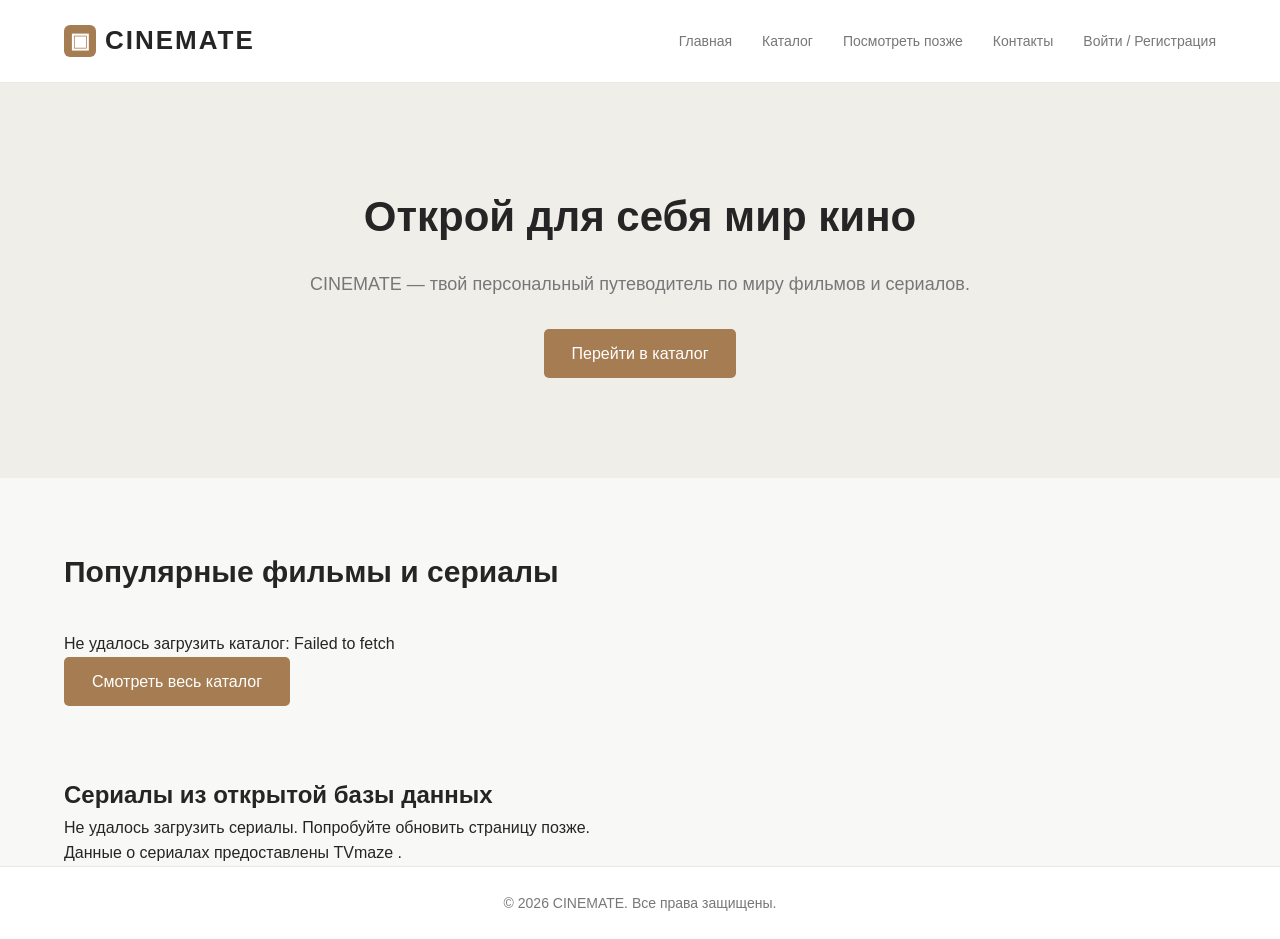
<file: index.html>
<!DOCTYPE html>
<html lang="ru">
<head>
    <meta charset="UTF-8">
    <meta name="viewport" content="width=device-width, initial-scale=1.0">

    <title>CINEMATE — мир кино</title>

    <link rel="stylesheet" href="css/style.css">
    <script src="js/backend.js" defer></script>
    <script src="js/home.js" defer></script>
    <script src="js/api.js" defer></script>
</head>

<body>

    <!-- Шапка сайта -->
    <header class="header">
        <div class="container">

           <a href="index.html" class="logo">
    <span class="logo-icon" aria-hidden="true">▣</span>
    <span>CINEMATE</span>
</a>

            <!-- Навигационное меню -->
            <nav class="navigation">
                <ul>
                    <li><a href="index.html">Главная</a></li>
                    <li><a href="catalog.html">Каталог</a></li>
                    <li><a href="watchlist.html">Посмотреть позже</a></li>
                    <li><a href="contacts.html">Контакты</a></li>
                    <li><a href="auth.html">Войти / Регистрация</a></li>
                </ul>
            </nav>

        </div>
    </header>

    <!-- Основное содержимое -->
    <main>

        <!-- Приветственный блок -->
        <section class="hero">
            <div class="container">
                <h1>Открой для себя мир кино</h1>

                <p>
                    CINEMATE — твой персональный путеводитель
                    по миру фильмов и сериалов.
                </p>

                <a href="catalog.html" class="button">
                    Перейти в каталог
                </a>
            </div>
        </section>

        
        <!-- Популярные фильмы из собственной базы данных -->
        <section class="popular">
            <div class="container">

                <h2>Популярные фильмы и сериалы</h2>

                <p id="home-catalog-message" role="status">
                    Загружаем каталог...
                </p>

                <div class="movie-list" id="home-movie-list">
                </div>

                <a href="catalog.html" class="button">
                    Смотреть весь каталог
                </a>

            </div>
        </section>

                            <!-- Динамическая подборка сериалов из TVmaze API -->
                        <section class="api-shows">
                            <div class="container">

                                <h2>Сериалы из открытой базы данных</h2>

                                <!-- Сообщение о загрузке -->
                                <p id="api-loading" role="status">
                                    Загружаем подборку сериалов...
                                </p>

                                <!-- Контейнер для карточек из API -->
                                <div
                                    class="movie-list"
                                    id="api-show-list"
                                    aria-live="polite"
                                    aria-busy="true"
                                >
                                </div>

                                <!-- Сообщение об ошибке -->
                                <p id="api-error" role="alert" hidden>
                                    Не удалось загрузить сериалы.
                                    Попробуйте обновить страницу позже.
                                </p>

                                <!-- Источник данных -->
                                <p class="api-credit">
                                    Данные о сериалах предоставлены
                                    <a href="https://www.tvmaze.com/"
                                    target="_blank"
                                    rel="noopener noreferrer">
                                        TVmaze
                                    </a>.
                                </p>

                            </div>
                        </section>

    </main>

    <!-- Подвал сайта -->
    <footer class="footer">
        <div class="container">
            <p>© 2026 CINEMATE. Все права защищены.</p>
        </div>
    </footer>

</body>
</html>
</file>
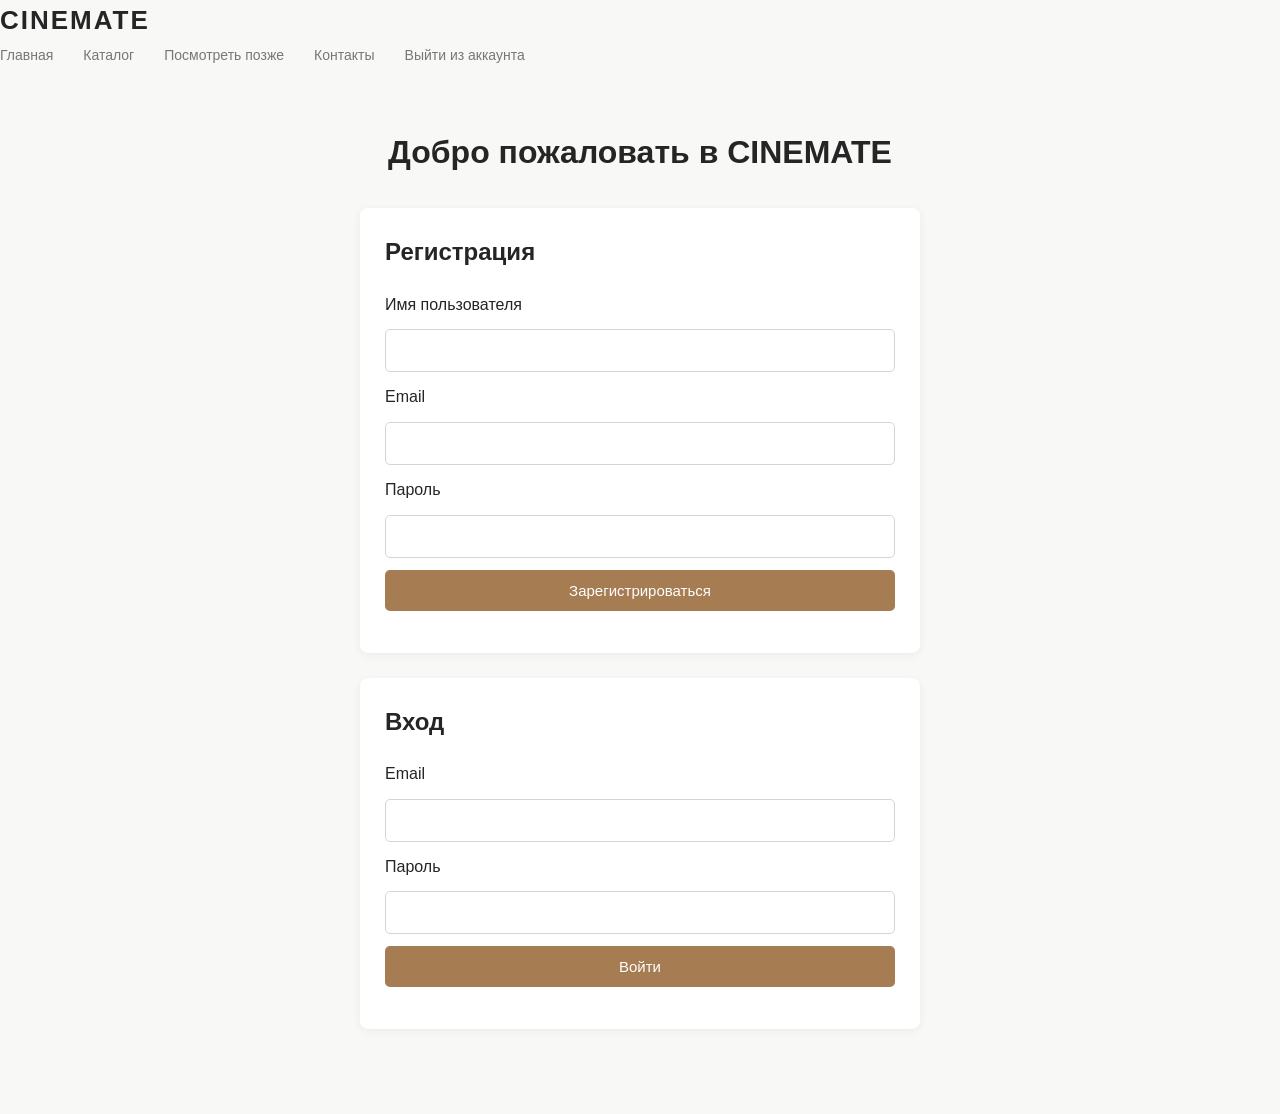
<file: auth.html>
<!DOCTYPE html>
<html lang="ru">
<head>
    <meta charset="UTF-8">
    <meta name="viewport" content="width=device-width, initial-scale=1.0">
    <title>Вход и регистрация — CINEMATE</title>
    <link rel="stylesheet" href="css/style.css">
    <script src="js/backend.js" defer></script>
    <script src="js/auth.js" defer></script>
</head>
<body>

    
<header>
    <a href="index.html" class="logo">CINEMATE</a>

    <nav class="navigation">
        <ul>
            <li><a href="index.html">Главная</a></li>
            <li><a href="catalog.html">Каталог</a></li>
            <li><a href="watchlist.html">Посмотреть позже</a></li>
            <li><a href="contacts.html">Контакты</a></li>
            <li><a href="#" id="logout-link">Выйти из аккаунта</a></li>
        </ul>
    </nav>
</header>


    <main class="auth-container">
        <h1>Добро пожаловать в CINEMATE</h1>

        <section class="auth-section">
            <h2>Регистрация</h2>

            <form id="register-form">
                <label for="register-username">Имя пользователя</label>
                <input
                    type="text"
                    id="register-username"
                    minlength="3"
                    maxlength="30"
                    required
                >

                <label for="register-email">Email</label>
                <input
                    type="email"
                    id="register-email"
                    required
                >

                <label for="register-password">Пароль</label>
                <input
                    type="password"
                    id="register-password"
                    minlength="8"
                    maxlength="128"
                    required
                >

                <button type="submit">Зарегистрироваться</button>
                <p id="register-message"></p>
            </form>
        </section>

        <section class="auth-section">
            <h2>Вход</h2>

            <form id="login-form">
                <label for="login-email">Email</label>
                <input
                    type="email"
                    id="login-email"
                    required
                >

                <label for="login-password">Пароль</label>
                <input
                    type="password"
                    id="login-password"
                    required
                >

                <button type="submit">Войти</button>
                <p id="login-message"></p>
            </form>
        </section>
    </main>

</body>
</html>
</file>
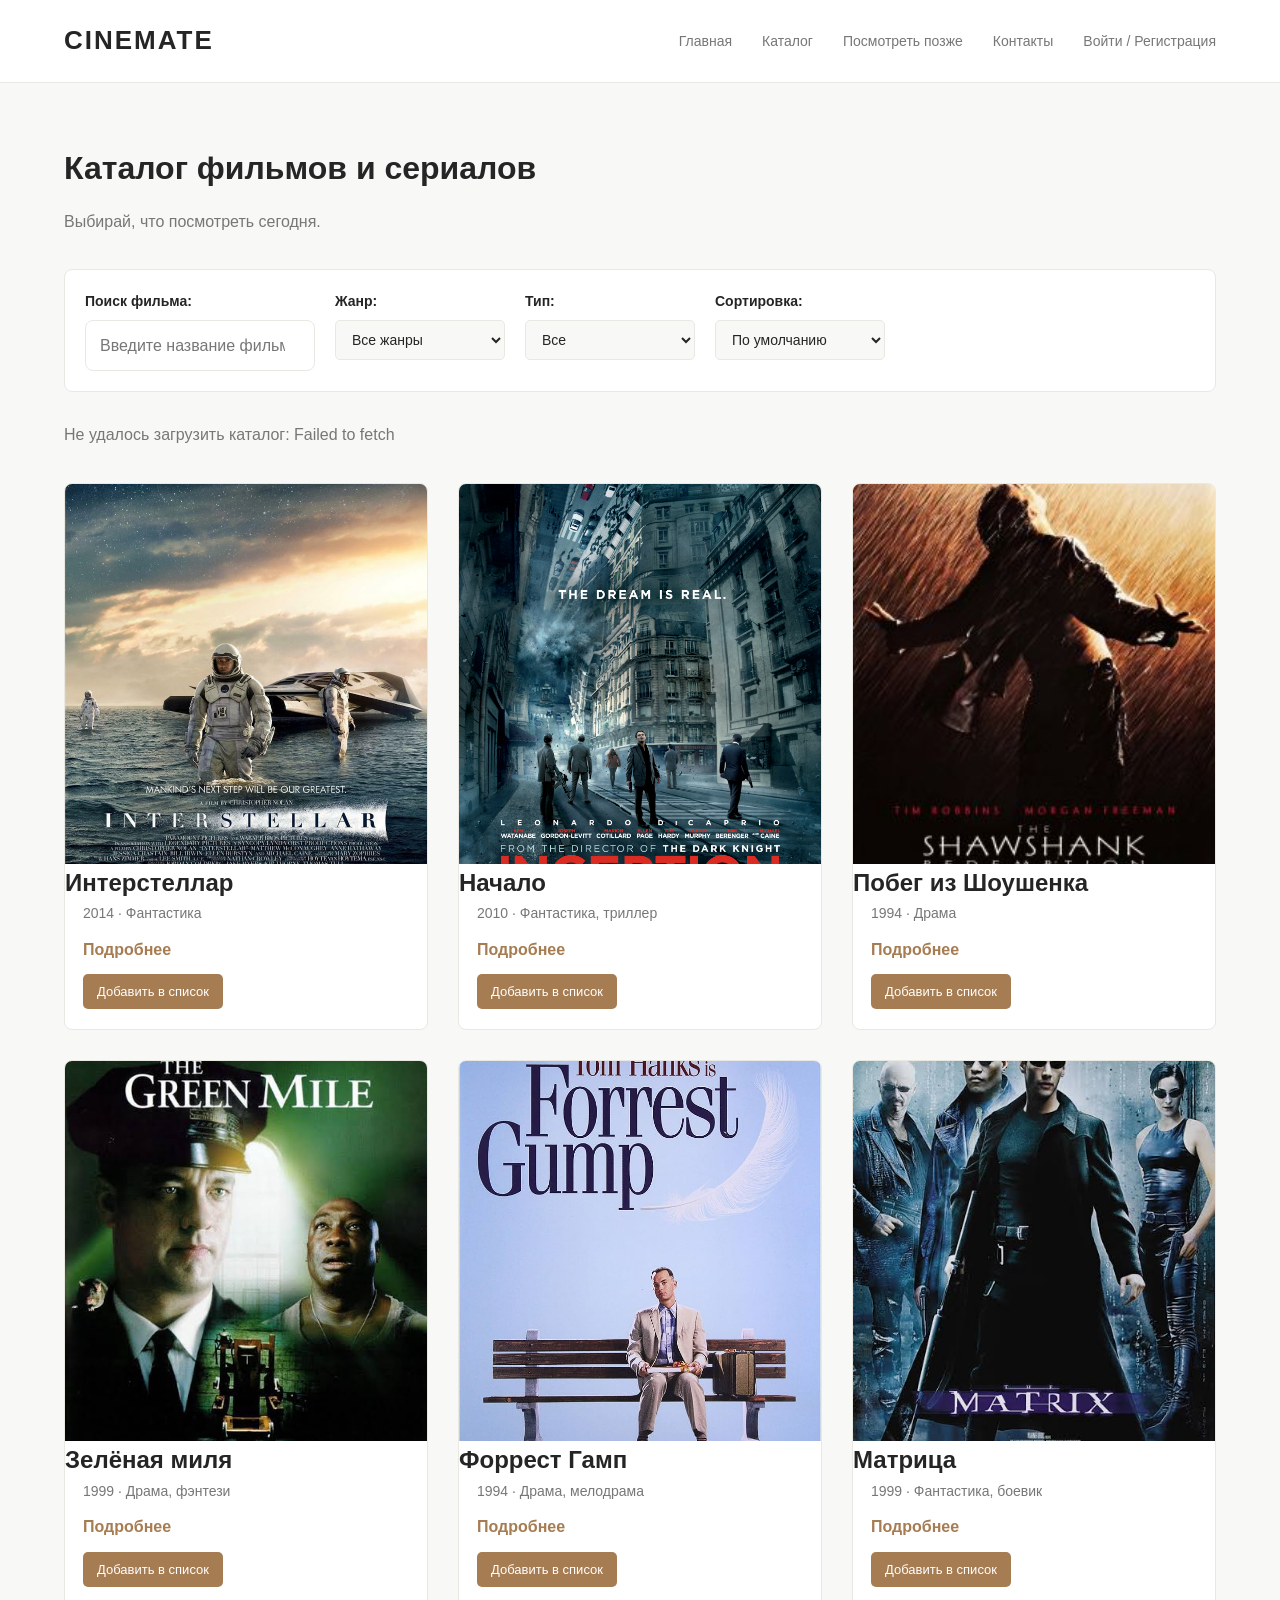
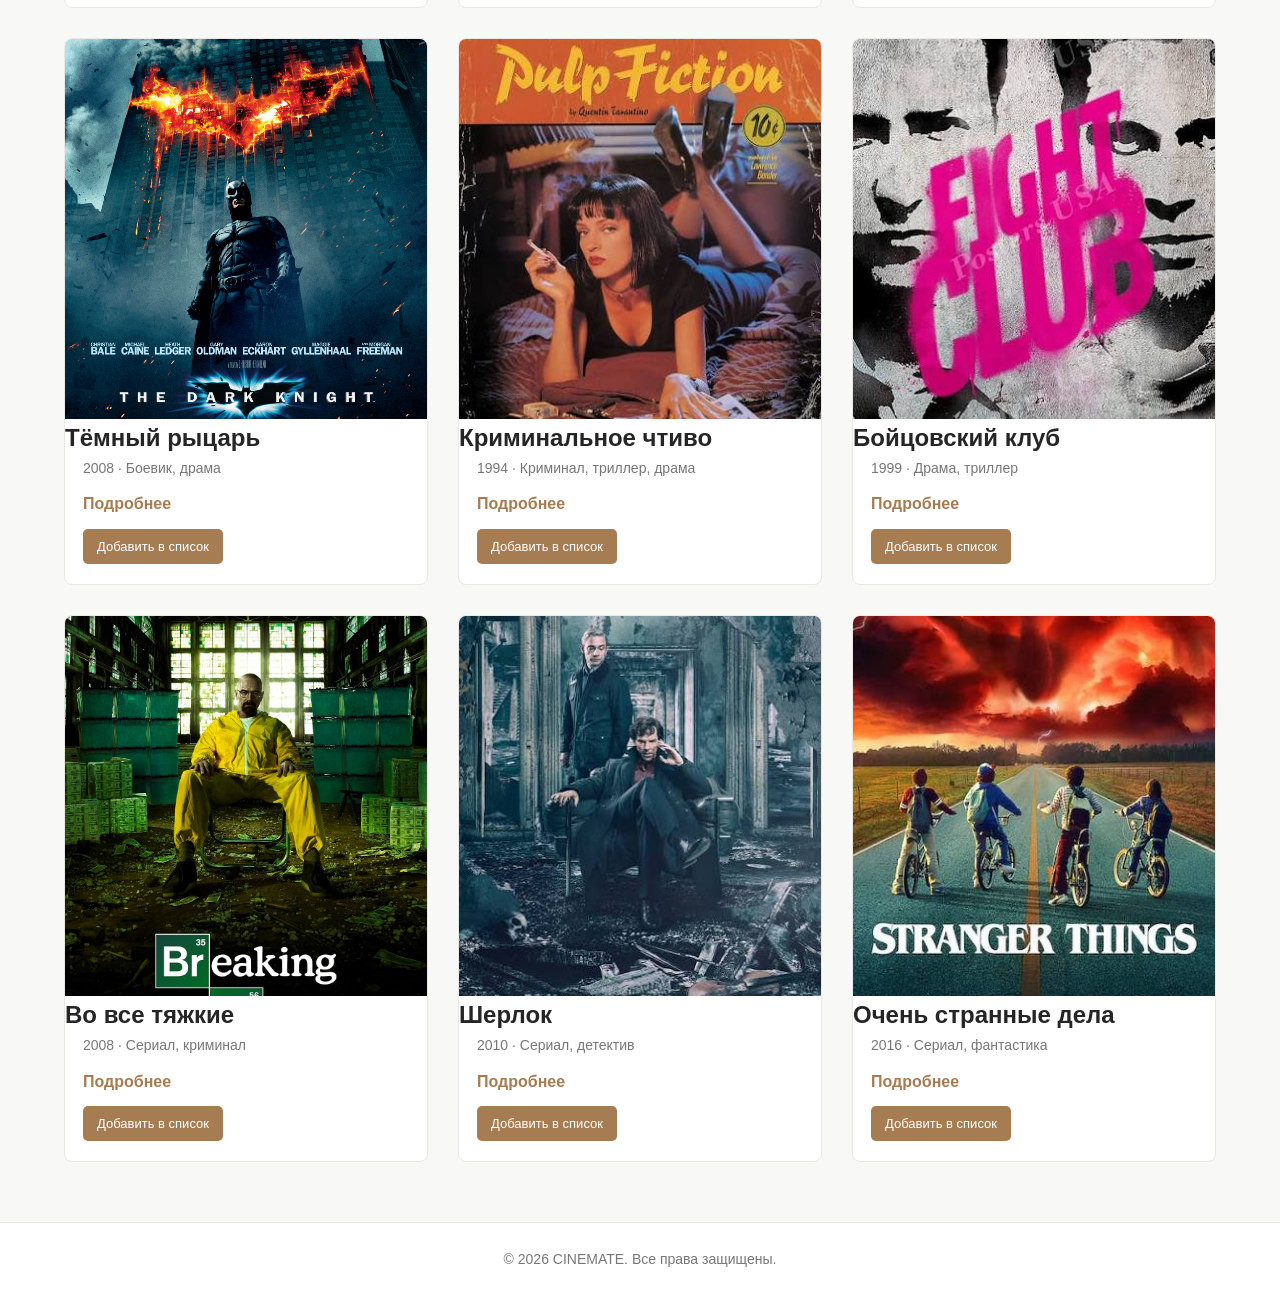
<file: catalog.html>
<!DOCTYPE html>
<html lang="ru">
<head>
    <meta charset="UTF-8">
    <meta name="viewport" content="width=device-width, initial-scale=1.0">
    <title>Каталог — CINEMATE</title>
    <link rel="stylesheet" href="css/style.css">
    <script src="js/backend.js" defer></script>
    <script src="js/catalog.js" defer></script>
</head>
<body>

    <header class="header">
        <div class="container">
            <a href="index.html" class="logo">CINEMATE</a>

            <nav class="navigation">
                <ul>
                    <li><a href="index.html">Главная</a></li>
                    <li><a href="catalog.html">Каталог</a></li>
                    <li><a href="watchlist.html">Посмотреть позже</a></li>
                    <li><a href="contacts.html">Контакты</a></li>
                    <li><a href="auth.html">Войти / Регистрация</a></li>
                </ul>
            </nav>
        </div>
    </header>

    <main>
        <section class="catalog">
            <div class="container">
                <h1>Каталог фильмов и сериалов</h1>
<p>Выбирай, что посмотреть сегодня.</p>

<!-- Фильтрация и сортировка -->
<form class="catalog-controls" id="catalog-filter-form">
    <div class="filter-group">

    <label for="catalog-search">Поиск фильма:</label>

    <input
        type="search"
        id="catalog-search"
        name="search"
        placeholder="Введите название фильма..."
        autocomplete="off"
    >

</div>

    <div class="filter-group">
        <label for="genre-filter">Жанр:</label>
        <select id="genre-filter" name="genre">
            <option value="all">Все жанры</option>
            <option value="sci-fi">Фантастика</option>
            <option value="fantasy">Фэнтези</option>
            <option value="drama">Драма</option>
            <option value="thriller">Триллер</option>
            <option value="action">Боевик</option>
            <option value="detective">Детектив</option>
            <option value="crime">Криминал</option>
        </select>
    </div>

    <div class="filter-group">
        <label for="type-filter">Тип:</label>
        <select id="type-filter" name="type">
            <option value="all">Все</option>
            <option value="movie">Фильмы</option>
            <option value="series">Сериалы</option>
        </select>
    </div>

    <div class="filter-group">
        <label for="sort-filter">Сортировка:</label>
        <select id="sort-filter" name="sort">
            <option value="default">По умолчанию</option>
            <option value="newest">Сначала новые</option>
            <option value="oldest">Сначала старые</option>
            <option value="title">По названию</option>
        </select>
    </div>

</form>

<div class="movie-list">

                    <article class="movie-card"
                    data-movie-id="interstellar"
                    data-genre="sci-fi"
                    data-type="movie"
                    data-year="2014">
                        <img src="images/movies/interstellar.jpg" alt="Постер фильма Интерстеллар">
                        <h2>Интерстеллар</h2>
                        <p>2014 · Фантастика</p>
                        <a href="movie.html">Подробнее</a>
                        <button type="button" class="button add-to-watchlist">
                            Добавить в список
                        </button>
                    </article>

                    <article class="movie-card"
                    data-movie-id="inception"
                    data-genre="sci-fi thriller"
                    data-type="movie"
                    data-year="2010">
                    <img
                    src="images/movies/inception.jpg"
                    alt="Постер фильма Начало"
                    >
                    <h2>Начало</h2>
                    <p>2010 · Фантастика, триллер</p>
                    <a href="movie.html">Подробнее</a>

                    <button type="button" class="button add-to-watchlist">
                        Добавить в список
                    </button>

                    </article>

                    <article class="movie-card"
                    data-movie-id="shawshank"
                    data-genre="drama"
                    data-type="movie"
                    data-year="1994">
                        <img src="images/movies/shawshank.jpg" alt="Постер фильма Побег из Шоушенка">
                        <h2>Побег из Шоушенка</h2>
                        <p>1994 · Драма</p>
                        <a href="movie.html">Подробнее</a>
                        <button type="button" class="button add-to-watchlist">
                            Добавить в список
                        </button>
                    </article>

                    <article class="movie-card"
                    data-movie-id="green-mile"
                    data-genre="drama fantasy"
                    data-type="movie"
                    data-year="1999">
                        <img src="images/movies/green-mile.jpg" alt="Постер фильма Зелёная миля">
                        <h2>Зелёная миля</h2>
                        <p>1999 · Драма, фэнтези</p>
                        <a href="movie.html">Подробнее</a>
                        <button type="button" class="button add-to-watchlist">
                            Добавить в список
                        </button>
                    </article>

                    <article class="movie-card"
                    data-movie-id="forrest-gump"
                    data-genre="drama"
                    data-type="movie"
                    data-year="1994">
                        <img src="images/movies/forrest-gump.jpg" alt="Постер фильма Форрест Гамп">
                        <h2>Форрест Гамп</h2>
                        <p>1994 · Драма, мелодрама</p>
                        <a href="movie.html">Подробнее</a>
                        <button type="button" class="button add-to-watchlist">
                            Добавить в список
                        </button>
                    </article>

                    <article class="movie-card"
                    data-movie-id="matrix"
                    data-genre="sci-fi action"
                    data-type="movie"
                    data-year="1999">
                        <img src="images/movies/matrix.jpg" alt="Постер фильма Матрица">
                        <h2>Матрица</h2>
                        <p>1999 · Фантастика, боевик</p>
                        <a href="movie.html">Подробнее</a>
                         <button type="button" class="button add-to-watchlist">
                            Добавить в список
                        </button>
                    </article>

                    <article class="movie-card"
                    data-movie-id="dark-knight"
                    data-genre="action thriller crime"
                    data-type="movie"
                    data-year="2008">
                        <img src="images/movies/dark-knight.jpg" alt="Постер фильма Тёмный рыцарь">
                        <h2>Тёмный рыцарь</h2>
                        <p>2008 · Боевик, драма</p>
                        <a href="movie.html">Подробнее</a>
                        <button type="button" class="button add-to-watchlist">
                            Добавить в список
                        </button>
                    </article>

                    <article class="movie-card"
                    data-movie-id="pulp-fiction"
                    data-genre="crime drama"
                    data-type="movie"
                    data-year="1994">
                        <img src="images/movies/pulp-fiction.jpg" alt="Постер фильма Криминальное чтиво">
                        <h2>Криминальное чтиво</h2>
                        <p>1994 · Криминал, триллер, драма</p>
                        <a href="movie.html">Подробнее</a>
                        <button type="button" class="button add-to-watchlist">
                            Добавить в список
                        </button>
                    </article>

                    <article class="movie-card"
                    data-movie-id="fight-club"
                    data-genre="drama thriller"
                    data-type="movie"
                    data-year="1999">
                        <img src="images/movies/fight-club.jpg" alt="Постер фильма Бойцовский клуб">
                        <h2>Бойцовский клуб</h2>
                        <p>1999 · Драма, триллер</p>
                        <a href="movie.html">Подробнее</a>
                        <button type="button" class="button add-to-watchlist">
                            Добавить в список
                        </button>
                    </article>

                    <article class="movie-card"
                    data-movie-id="breaking-bad"
                    data-genre="drama crime"
                    data-type="series"
                    data-year="2008">
                        <img src="images/movies/breaking-bad.jpg" alt="Постер сериала Во все тяжкие">
                        <h2>Во все тяжкие</h2>
                        <p>2008 · Сериал, криминал</p>
                        <a href="movie.html">Подробнее</a>
                        <button type="button" class="button add-to-watchlist">
                            Добавить в список
                        </button>
                    </article>

                    <article class="movie-card"
                    data-movie-id="sherlock"
                    data-genre="detective crime drama"
                    data-type="series"
                    data-year="2010">
                        <img src="images/movies/sherlock.jpg" alt="Постер сериала Шерлок">
                        <h2>Шерлок</h2>
                        <p>2010 · Сериал, детектив</p>
                        <a href="movie.html">Подробнее</a>
                        <button type="button" class="button add-to-watchlist">
                            Добавить в список
                        </button>
                    </article>

                    <article class="movie-card"
                    data-movie-id="stranger-things"
                    data-genre="sci-fi thriller"
                    data-type="series"
                    data-year="2016">
                        <img src="images/movies/stranger-things.jpg" alt="Постер сериала Очень странные дела">
                        <h2>Очень странные дела</h2>
                        <p>2016 · Сериал, фантастика</p>
                        <a href="movie.html">Подробнее</a>
                        <button type="button" class="button add-to-watchlist">
                            Добавить в список
                        </button>
                    </article>

                </div>
            </div>
        </section>
    </main>

    <footer class="footer">
        <div class="container">
            <p>© 2026 CINEMATE. Все права защищены.</p>
        </div>
    </footer>

</body>
</html>
</file>
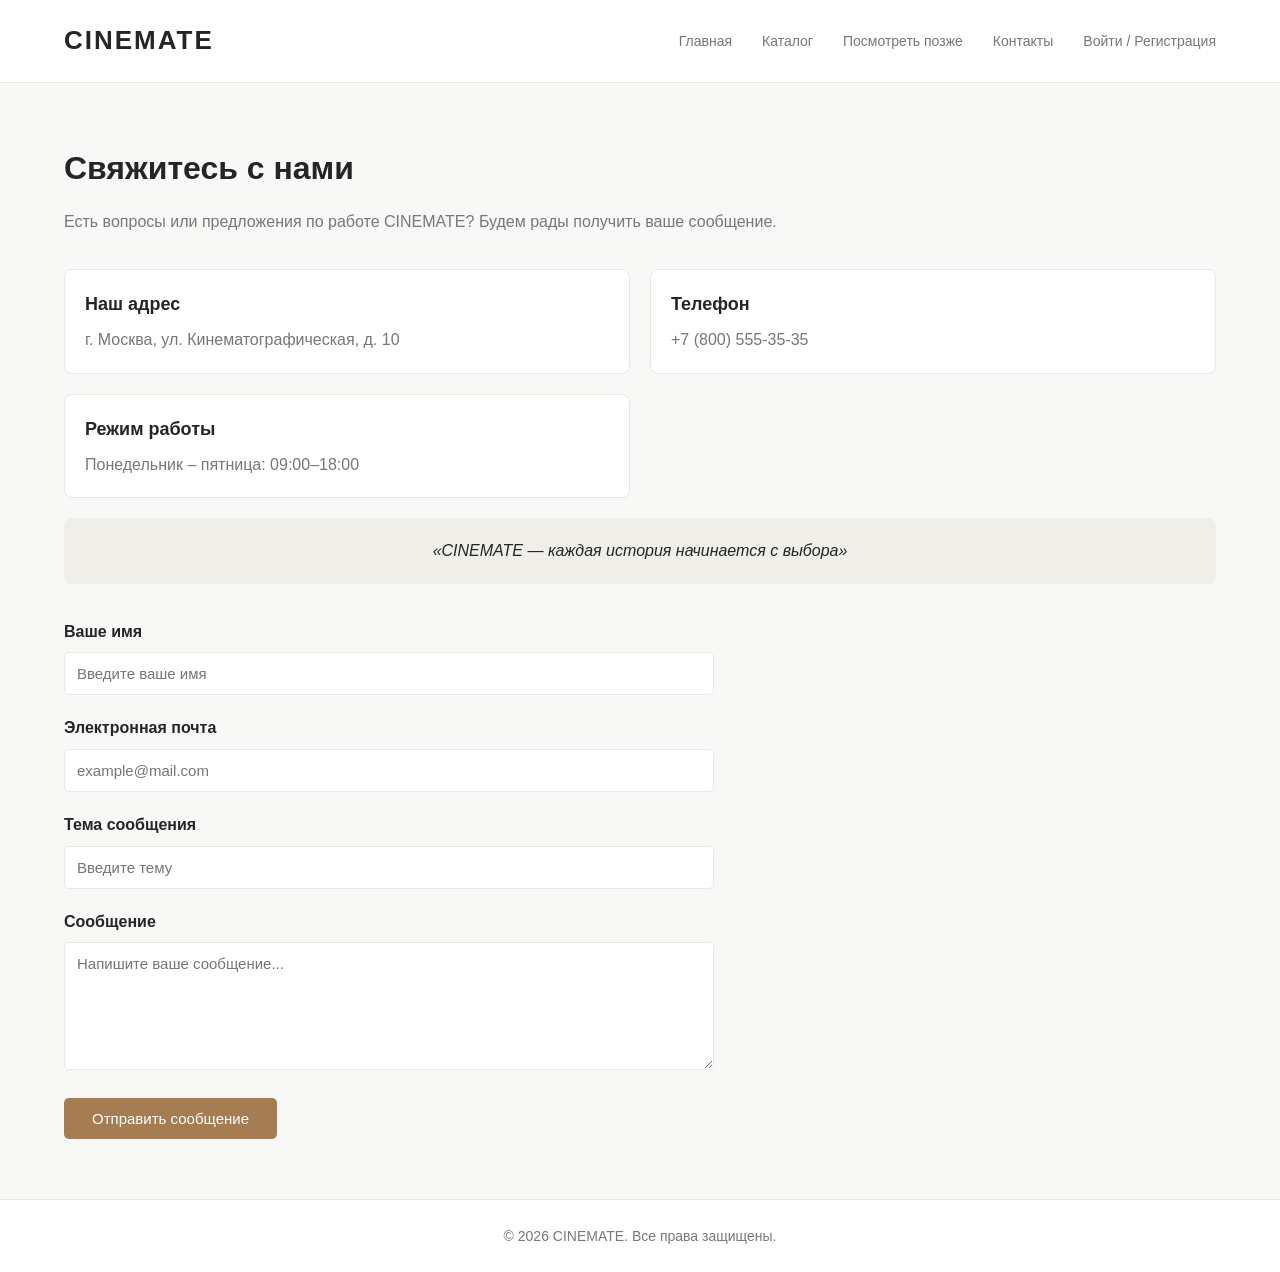
<file: contacts.html>
<!DOCTYPE html>
<html lang="ru">
<head>
    <meta charset="UTF-8">
    <meta name="viewport" content="width=device-width, initial-scale=1.0">
    <title>Контакты — CINEMATE</title>
    <link rel="stylesheet" href="css/style.css">
    <script src="js/contacts.js" defer></script>
</head>
<body>

    <header class="header">
        <div class="container">
            <a href="index.html" class="logo">CINEMATE</a>

            <nav class="navigation">
                <ul>
                    <li><a href="index.html">Главная</a></li>
                    <li><a href="catalog.html">Каталог</a></li>
                    <li><a href="watchlist.html">Посмотреть позже</a></li>
                    <li><a href="contacts.html">Контакты</a></li>
                    <li><a href="auth.html">Войти / Регистрация</a></li>
                </ul>
            </nav>
        </div>
    </header>

    <main>
        <section class="contacts">
            <div class="container">

                <h1>Свяжитесь с нами</h1>

                <p>
                    Есть вопросы или предложения по работе CINEMATE?
                    Будем рады получить ваше сообщение.
                </p>
                <!-- Контактная информация -->
                <div class="contact-info">

                    <div class="contact-item">
                        <h2>Наш адрес</h2>
                        <p>г. Москва, ул. Кинематографическая, д. 10</p>
                    </div>

                    <div class="contact-item">
                        <h2>Телефон</h2>
                        <p>+7 (800) 555-35-35</p>
                    </div>

                    <div class="contact-item">
                        <h2>Режим работы</h2>
                        <p>Понедельник – пятница: 09:00–18:00</p>
                    </div>

                    <div class="contact-slogan">
                        <p>«CINEMATE — каждая история начинается с выбора»</p>
                    </div>

                </div>

                <form class="contact-form" id="contact-form" novalidate>

                    <div class="form-group">
                        <label for="name">Ваше имя</label>
                        <input
                            type="text"
                            id="name"
                            name="name"
                            placeholder="Введите ваше имя"
                            required
                            aria-describedby="name-error"
                        >
                        <span class="field-error" id="name-error"></span>
                    </div>

                    <div class="form-group">
                        <label for="email">Электронная почта</label>
                        <input
                            type="email"
                            id="email"
                            name="email"
                            placeholder="example@mail.com"
                            required
                            aria-describedby="email-error"
                        >
                        <span class="field-error" id="email-error"></span>
                    </div>

                    <div class="form-group">
                        <label for="subject">Тема сообщения</label>
                        <input
                            type="text"
                            id="subject"
                            name="subject"
                            placeholder="Введите тему"
                            required
                            aria-describedby="subject-error"
                        >
                        <span class="field-error" id="subject-error"></span>
                    </div>

                    <div class="form-group">
                        <label for="message">Сообщение</label>
                        <textarea
                            id="message"
                            name="message"
                            rows="6"
                            placeholder="Напишите ваше сообщение..."
                            required
                            aria-describedby="message-error"
                        ></textarea>
                        <span class="field-error" id="message-error"></span>
                    </div>

                    <button type="submit" class="button">
                        Отправить сообщение
                    </button>

                    <p id="form-success" aria-live="polite"></p>

                </form>
            </div>
        </section>
    </main>

    <footer class="footer">
        <div class="container">
            <p>© 2026 CINEMATE. Все права защищены.</p>
        </div>
    </footer>

</body>
</html>
</file>
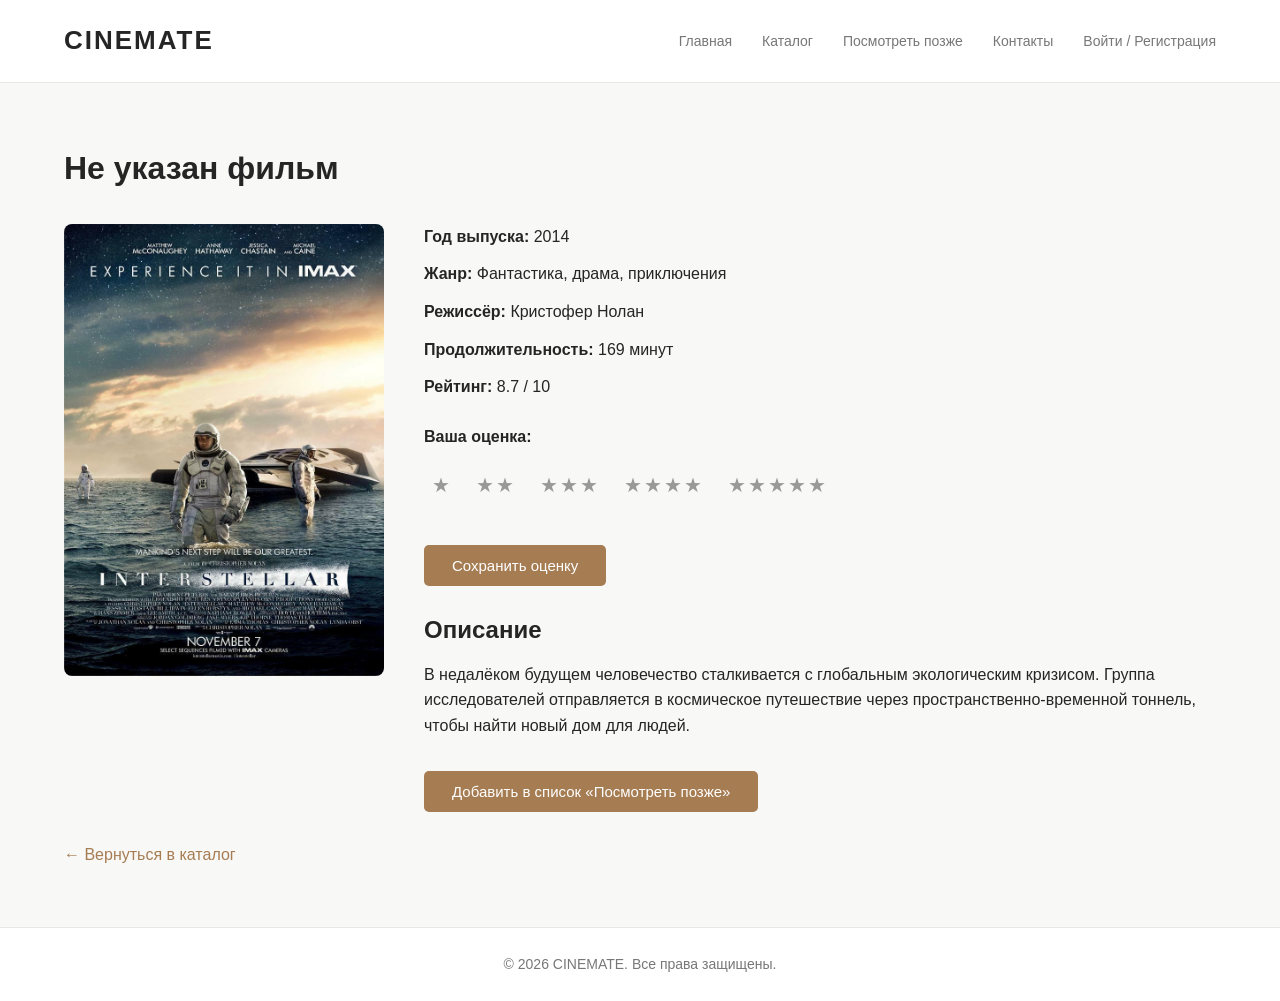
<file: movie.html>
<!DOCTYPE html>
<html lang="ru">
<head>
    <meta charset="UTF-8">
    <meta name="viewport" content="width=device-width, initial-scale=1.0">
    <title>Интерстеллар — CINEMATE</title>
    <link rel="stylesheet" href="css/style.css">
    <script src="js/backend.js" defer></script>
    <script src="js/movie.js" defer></script>
</head>
<body>

    <header class="header">
        <div class="container">
            <a href="index.html" class="logo">CINEMATE</a>

            <nav class="navigation">
                <ul>
                    <li><a href="index.html">Главная</a></li>
                    <li><a href="catalog.html">Каталог</a></li>
                    <li><a href="watchlist.html">Посмотреть позже</a></li>
                    <li><a href="contacts.html">Контакты</a></li>
                    <li><a href="auth.html">Войти / Регистрация</a></li>
                </ul>
            </nav>
        </div>
    </header>

    <main>
        <section class="movie-details">
            <div class="container">

                <h1>Интерстеллар</h1>

                <div class="movie-info"
                data-movie-id="interstellar"
                data-year="2014"
                data-genre="Фантастика, драма, приключения">
                    <img
                        src="images/movies/interstellar.jpg"
                        alt="Постер фильма Интерстеллар"
                    >

                    <div class="movie-description">
                        <p><strong>Год выпуска:</strong> 2014</p>
                        <p><strong>Жанр:</strong> Фантастика, драма, приключения</p>
                        <p><strong>Режиссёр:</strong> Кристофер Нолан</p>
                        <p><strong>Продолжительность:</strong> 169 минут</p>
                        <p><strong>Рейтинг:</strong> 8.7 / 10</p>
                        <!-- Форма пользовательской оценки -->
                        <form id="rating-form" class="rating-form">

                            <fieldset>
                                <legend>Ваша оценка:</legend>

                                <div class="rating-options">

                                    <input type="radio" id="rating-1" name="rating" value="1" required>
                                    <label for="rating-1">★</label>

                                    <input type="radio" id="rating-2" name="rating" value="2">
                                    <label for="rating-2">★★</label>

                                    <input type="radio" id="rating-3" name="rating" value="3">
                                    <label for="rating-3">★★★</label>

                                    <input type="radio" id="rating-4" name="rating" value="4">
                                    <label for="rating-4">★★★★</label>

                                    <input type="radio" id="rating-5" name="rating" value="5">
                                    <label for="rating-5">★★★★★</label>

                                </div>
                            </fieldset>

                            <button type="submit" class="button">
                                Сохранить оценку
                            </button>

                            <p id="rating-message" aria-live="polite"></p>

                        </form>

                        <h2>Описание</h2>

                        <p>
                            В недалёком будущем человечество сталкивается
                            с глобальным экологическим кризисом.
                            Группа исследователей отправляется в космическое
                            путешествие через пространственно-временной
                            тоннель, чтобы найти новый дом для людей.
                        </p>

                        <button class="button" id="add-to-watchlist" type="button">
                            Добавить в список «Посмотреть позже»
                        </button>
                    </div>
                </div>

                <a href="catalog.html">← Вернуться в каталог</a>

            </div>
        </section>
    </main>

    <footer class="footer">
        <div class="container">
            <p>© 2026 CINEMATE. Все права защищены.</p>
        </div>
    </footer>

</body>
</html>
</file>
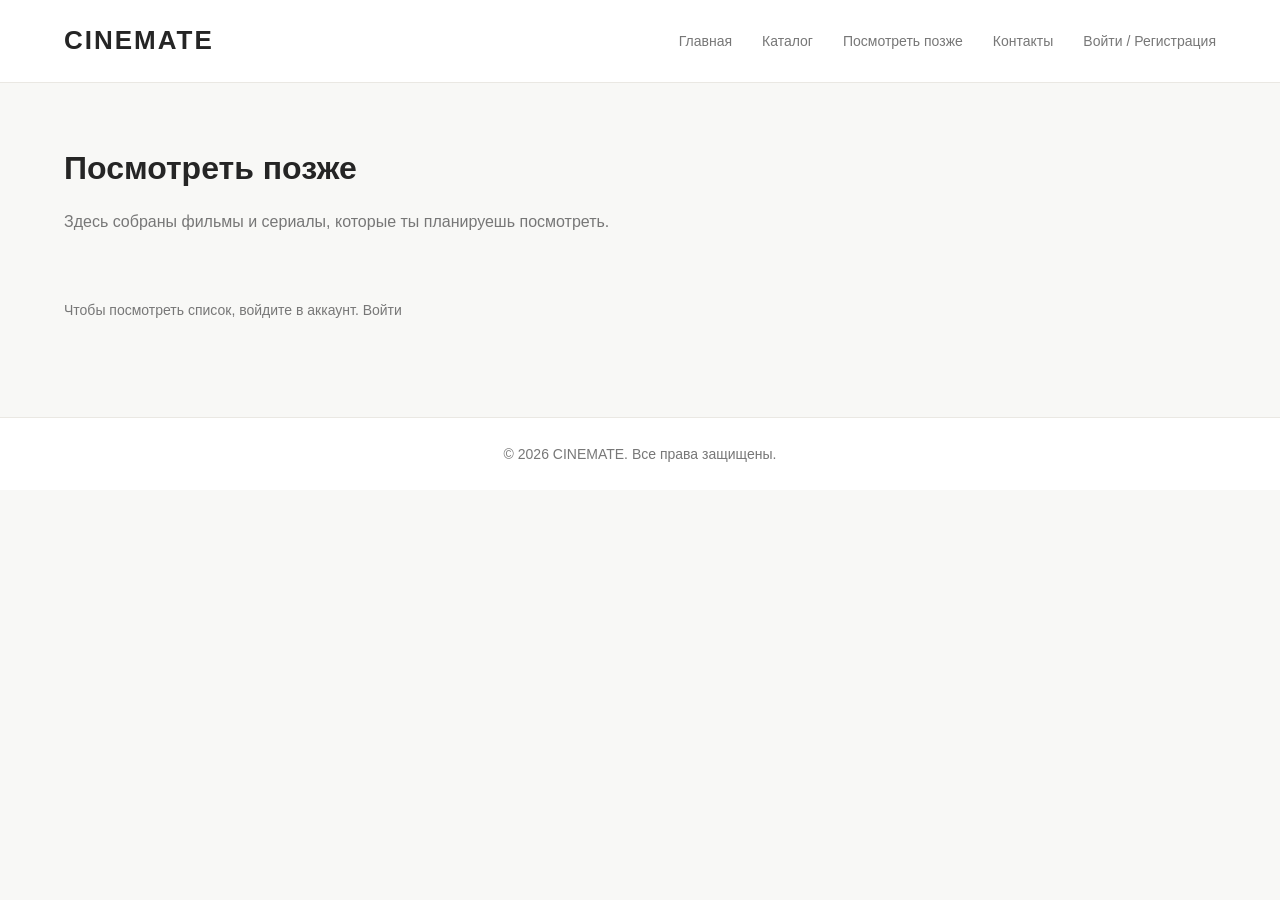
<file: watchlist.html>
<!DOCTYPE html>
<html lang="ru">
<head>
    <meta charset="UTF-8">
    <meta name="viewport" content="width=device-width, initial-scale=1.0">
    <title>Посмотреть позже — CINEMATE</title>
    <link rel="stylesheet" href="css/style.css">
    <script src="js/backend.js" defer></script>
    <script src="js/watchlist.js" defer></script>
</head>
<body>

    <header class="header">
        <div class="container">
            <a href="index.html" class="logo">CINEMATE</a>

            <nav class="navigation">
                <ul>
                    <li><a href="index.html">Главная</a></li>
                    <li><a href="catalog.html">Каталог</a></li>
                    <li><a href="watchlist.html">Посмотреть позже</a></li>
                    <li><a href="contacts.html">Контакты</a></li>
                    <li><a href="auth.html">Войти / Регистрация</a></li>
                </ul>
            </nav>
        </div>
    </header>

    <main>
        <section class="watchlist"> 
           <div class="container">

    <h1>Посмотреть позже</h1>

    <p>
        Здесь собраны фильмы и сериалы,
        которые ты планируешь посмотреть.
    </p>

    <!-- Контейнер для сохранённых фильмов -->
    <div class="movie-list" id="watchlist-container">
    </div>

    <!-- Сообщение для пустого списка -->
    <p class="watchlist-note" id="watchlist-empty" hidden>
        Пока список пуст. Добавь интересные фильмы,
        чтобы посмотреть их позже!
    </p>

</div>
           
        </section>
    </main>

    <footer class="footer">
        <div class="container">
            <p>© 2026 CINEMATE. Все права защищены.</p>
        </div>
    </footer>

</body>
</html>
</file>
<file: css/style.css>
/* =================================
   1. Основные настройки
================================= */

:root {
    --color-background: #F8F8F6;
    --color-white: #FFFFFF;
    --color-text: #252525;
    --color-secondary: #777777;
    --color-accent: #A67C52;
    --color-border: #EAE8E3;

    --container-width: 1200px;
}

* {
    margin: 0;
    padding: 0;
    box-sizing: border-box;
}

body {
    font-family: Arial, sans-serif;
    background-color: var(--color-background);
    color: var(--color-text);
    line-height: 1.6;
}

a {
    text-decoration: none;
    color: inherit;
}

.container {
    width: 90%;
    max-width: var(--container-width);
    margin: 0 auto;
}


/* =================================
   2. Шапка сайта
================================= */

.header {
    background-color: var(--color-white);
    border-bottom: 1px solid var(--color-border);
    padding: 20px 0;
}

.header .container {
    display: flex;
    justify-content: space-between;
    align-items: center;
}

.logo {
    display: flex;
    align-items: center;
    gap: 9px;
    font-size: 26px;
    font-weight: bold;
    letter-spacing: 2px;
    text-decoration: none;
}

.logo-icon {
    display: inline-flex;
    align-items: center;
    justify-content: center;
    width: 32px;
    height: 32px;
    background-color: var(--color-accent);
    color: var(--color-white);
    border-radius: 6px;
    font-size: 21px;
    letter-spacing: 0;
}
.navigation ul {
    display: flex;
    list-style: none;
    gap: 30px;
}

.navigation a {
    font-size: 14px;
    color: var(--color-secondary);
    transition: color 0.3s;
}

.navigation a:hover {
    color: var(--color-accent);
}


/* =================================
   3. Приветственный блок
================================= */

.hero {
    padding: 100px 0;
    text-align: center;
    background-color: #F0EEE9;
}

.hero h1 {
    font-size: 42px;
    margin-bottom: 20px;
}

.hero p {
    font-size: 18px;
    color: var(--color-secondary);
    margin-bottom: 30px;
}

.button {
    display: inline-block;
    background-color: var(--color-accent);
    color: var(--color-white);
    padding: 12px 28px;
    border-radius: 5px;
    transition: background-color 0.3s;
}

.button:hover {
    background-color: #86613E;
}


/* =================================
   4. Популярные фильмы
================================= */

.popular {
    padding: 70px 0;
}

.popular h2 {
    font-size: 30px;
    margin-bottom: 35px;
}

.movie-list {
    display: grid;
    grid-template-columns: repeat(3, 1fr);
    gap: 30px;
}

.movie-card {
    background-color: var(--color-white);
    border: 1px solid var(--color-border);
    border-radius: 8px;
    overflow: hidden;
    padding-bottom: 20px;
    transition: transform 0.3s;
}

.movie-card:hover {
    transform: translateY(-5px);
}

.movie-card img {
    width: 100%;
    height: 380px;
    object-fit: cover;
    display: block;
}

.movie-card h3 {
    font-size: 20px;
    margin: 18px 18px 5px;
}

.movie-card p {
    color: var(--color-secondary);
    font-size: 14px;
    margin: 0 18px 12px;
}

.movie-card a {
    display: inline-block;
    color: var(--color-accent);
    font-weight: bold;
    margin-left: 18px;
}


/* =================================
   5. Подвал сайта
================================= */

.footer {
    background-color: var(--color-white);
    border-top: 1px solid var(--color-border);
    padding: 25px 0;
    text-align: center;
}

.footer p {
    color: var(--color-secondary);
    font-size: 14px;
}


/* =================================
   6. Адаптация для мобильных устройств
================================= */

@media (max-width: 768px) {

    .header .container {
        flex-direction: column;
        gap: 15px;
    }

    .navigation ul {
        flex-wrap: wrap;
        justify-content: center;
        gap: 15px;
    }

    .hero {
        padding: 65px 0;
    }

    .hero h1 {
        font-size: 30px;
    }

    .movie-list {
        grid-template-columns: repeat(2, 1fr);
        gap: 15px;
    }

    .movie-card img {
        height: 260px;
    }
}

@media (max-width: 480px) {

    .movie-list {
        grid-template-columns: 1fr;
    }

    .movie-card img {
        height: 350px;
    }

    .hero h1 {
        font-size: 26px;
    }
}

/* =================================
   7. Каталог фильмов
================================= */

.catalog,
.watchlist,
.contacts,
.movie-details {
    padding: 60px 0;
}

.catalog h1,
.watchlist h1,
.contacts h1,
.movie-details h1 {
    font-size: 32px;
    margin-bottom: 15px;
}

.catalog > .container > p,
.watchlist > .container > p,
.contacts > .container > p {
    color: var(--color-secondary);
    margin-bottom: 35px;
}

/* =================================
   8. Страница отдельного фильма
================================= */

.movie-info {
    display: flex;
    align-items: flex-start;
    gap: 40px;
    margin: 30px 0;
}

.movie-info > img {
    width: 320px;
    max-height: 480px;
    object-fit: cover;
    border-radius: 8px;
}

.movie-description {
    flex: 1;
}

.movie-description p {
    margin-bottom: 12px;
}

.movie-description h2 {
    margin: 25px 0 12px;
}

.movie-description .button {
    border: none;
    cursor: pointer;
    font-size: 15px;
    margin-top: 20px;
}

.movie-details > .container > a {
    color: var(--color-accent);
}

/* =================================
   9. Список «Посмотреть позже»
================================= */

.watchlist-note {
    margin-top: 30px;
    font-size: 14px;
}

/* =================================
   10. Форма обратной связи
================================= */

.contact-form {
    max-width: 650px;
    margin-top: 35px;
}

.form-group {
    margin-bottom: 20px;
}

.form-group label {
    display: block;
    margin-bottom: 8px;
    font-weight: bold;
}

.form-group input,
.form-group textarea {
    width: 100%;
    padding: 12px;
    border: 1px solid var(--color-border);
    border-radius: 5px;
    font-family: inherit;
    font-size: 15px;
    background-color: var(--color-white);
}

.form-group textarea {
    resize: vertical;
}

.form-group input:focus,
.form-group textarea:focus {
    outline: 2px solid var(--color-accent);
    outline-offset: 1px;
}

.contact-form button {
    border: none;
    cursor: pointer;
    font-size: 15px;
}

/* =================================
   11. Адаптация дополнительных страниц
================================= */

@media (max-width: 768px) {
    .movie-info {
        flex-direction: column;
        gap: 25px;
    }

    .movie-info > img {
        width: 100%;
        max-width: 320px;
        max-height: none;
    }
}

@media (max-width: 480px) {
    .catalog h1,
    .watchlist h1,
    .contacts h1,
    .movie-details h1 {
        font-size: 26px;
    }

    .catalog,
    .watchlist,
    .contacts,
    .movie-details {
        padding: 40px 0;
    }
    .contact-info {
    grid-template-columns: 1fr;
}
    
}

/* =================================
   12. Элементы управления каталогом
================================= */

.catalog-controls {
    display: flex;
    flex-wrap: wrap;
    gap: 20px;
    margin: 30px 0;
    padding: 20px;
    background-color: var(--color-white);
    border: 1px solid var(--color-border);
    border-radius: 8px;
}

.filter-group {
    display: flex;
    flex-direction: column;
    gap: 7px;
}

.filter-group label {
    font-size: 14px;
    font-weight: bold;
    color: var(--color-text);
}

.filter-group select {
    min-width: 170px;
    padding: 10px 12px;
    font-size: 14px;
    color: var(--color-text);
    background-color: var(--color-background);
    border: 1px solid var(--color-border);
    border-radius: 5px;
    cursor: pointer;
}

.filter-group select:focus {
    outline: 2px solid var(--color-accent);
    outline-offset: 2px;
}

/* =================================
   13. Кнопка удаления из списка
================================= */

.remove-button {
    display: block;
    margin: 12px 18px 0;
    padding: 9px 14px;
    color: var(--color-secondary);
    background-color: transparent;
    border: 1px solid var(--color-border);
    border-radius: 5px;
    font-size: 13px;
    cursor: pointer;
    transition: all 0.3s;
}

.remove-button:hover {
    color: var(--color-white);
    background-color: #A65C5C;
    border-color: #A65C5C;
}

.remove-button:focus {
    outline: 2px solid var(--color-accent);
    outline-offset: 3px;
}

/* =================================
   14. Контактная информация
================================= */

.contact-info {
    display: grid;
    grid-template-columns: repeat(2, 1fr);
    gap: 20px;
    margin-top: 30px;
}

.contact-item {
    padding: 20px;
    background-color: var(--color-white);
    border: 1px solid var(--color-border);
    border-radius: 8px;
}

.contact-item h2 {
    margin-bottom: 8px;
    font-size: 18px;
}

.contact-item p {
    color: var(--color-secondary);
}

.contact-slogan {
    grid-column: 1 / -1;
    padding: 20px;
    background-color: #F0EEE9;
    border-radius: 8px;
    text-align: center;
    font-style: italic;
}
/* Поле поиска в каталоге */
#catalog-search {
    width: 100%;
    padding: 12px 14px;
    border: 1px solid var(--color-border);
    border-radius: 8px;
    background-color: var(--color-white);
    color: var(--color-text);
    font: inherit;
    box-sizing: border-box;
}

/* Подсказка внутри поля */
#catalog-search::placeholder {
    color: var(--color-secondary);
}

/* Выделение поля при клавиатурном фокусе */
#catalog-search:focus-visible {
    outline: 2px solid var(--color-accent);
    outline-offset: 2px;
}
/* Скрытие карточек, не соответствующих поиску */
.movie-card.is-hidden {
    display: none;
}
/* Форма пользовательской оценки */
.rating-form {
    margin-top: 24px;
}

/* Заголовок формы */
.rating-form fieldset {
    border: none;
    padding: 0;
    margin: 0 0 16px;
}

.rating-form legend {
    font-weight: 600;
    margin-bottom: 12px;
}

/* Варианты оценки */
.rating-options {
    display: flex;
    align-items: center;
    gap: 8px;
    flex-wrap: wrap;
}

/* Скрываем стандартные переключатели */
.rating-options input {
    position: absolute;
    opacity: 0;
    width: 1px;
    height: 1px;
}

/* Оформляем звёзды */
.rating-options label {
    cursor: pointer;
    font-size: 20px;
    letter-spacing: 2px;
    padding: 8px;
    border-radius: 6px;
    color: #999999;
    transition: color 0.2s ease;
}

/* Наведение */
.rating-options label:hover {
    color: #d5a43a;
}

/* Выбранная оценка */
.rating-options input:checked + label {
    color: #d5a43a;
}

/* Клавиатурный фокус */
.rating-options input:focus-visible + label {
    outline: 2px solid currentColor;
    outline-offset: 3px;
}

/* Сообщение после оценки */
#rating-message {
    margin-top: 12px;
    font-size: 14px;
}
/* Постер-заглушка для фильмов без изображения */
.poster-placeholder {
    width: 100%;
    height: 380px;
    display: flex;
    align-items: center;
    justify-content: center;
    background-color: #F0EEE9;
    color: var(--color-secondary);
    font-size: 15px;
    text-align: center;
}

/* Кнопка добавления в список просмотра */
.add-to-watchlist {
    display: block;
    margin: 12px 18px 0;
    padding: 10px 14px;
    color: var(--color-white);
    background-color: var(--color-accent);
    border: none;
    border-radius: 5px;
    font-size: 13px;
    cursor: pointer;
    transition: background-color 0.3s;
}

.add-to-watchlist:hover {
    background-color: #86613E;
}

.add-to-watchlist:disabled {
    opacity: 0.65;
    cursor: default;
}

/* Сообщения каталога */
.catalog-message,
.catalog-empty {
    margin: 15px 0;
    color: var(--color-secondary);
}

@media (max-width: 768px) {
    .poster-placeholder {
        height: 260px;
    }
}

@media (max-width: 480px) {
    .poster-placeholder {
        height: 350px;
    }
}

/* Страница авторизации */
.auth-container {
    max-width: 600px;
    margin: 40px auto;
    padding: 20px;
}

.auth-container h1 {
    text-align: center;
    margin-bottom: 30px;
}

.auth-section {
    background-color: var(--color-white);
    padding: 25px;
    margin-bottom: 25px;
    border-radius: 8px;
    box-shadow: 0 2px 8px rgba(0, 0, 0, 0.06);
}

.auth-section h2 {
    margin-bottom: 20px;
}

.auth-section form {
    display: flex;
    flex-direction: column;
    gap: 12px;
}

.auth-section input {
    padding: 12px;
    border: 1px solid #D8D5CF;
    border-radius: 5px;
    font-size: 15px;
}

.auth-section button {
    padding: 12px;
    color: var(--color-white);
    background-color: var(--color-accent);
    border: none;
    border-radius: 5px;
    font-size: 15px;
    cursor: pointer;
}

.auth-section button:hover {
    background-color: #86613E;
}

.auth-section p {
    color: var(--color-secondary);
    margin-top: 5px;
}
</file>
